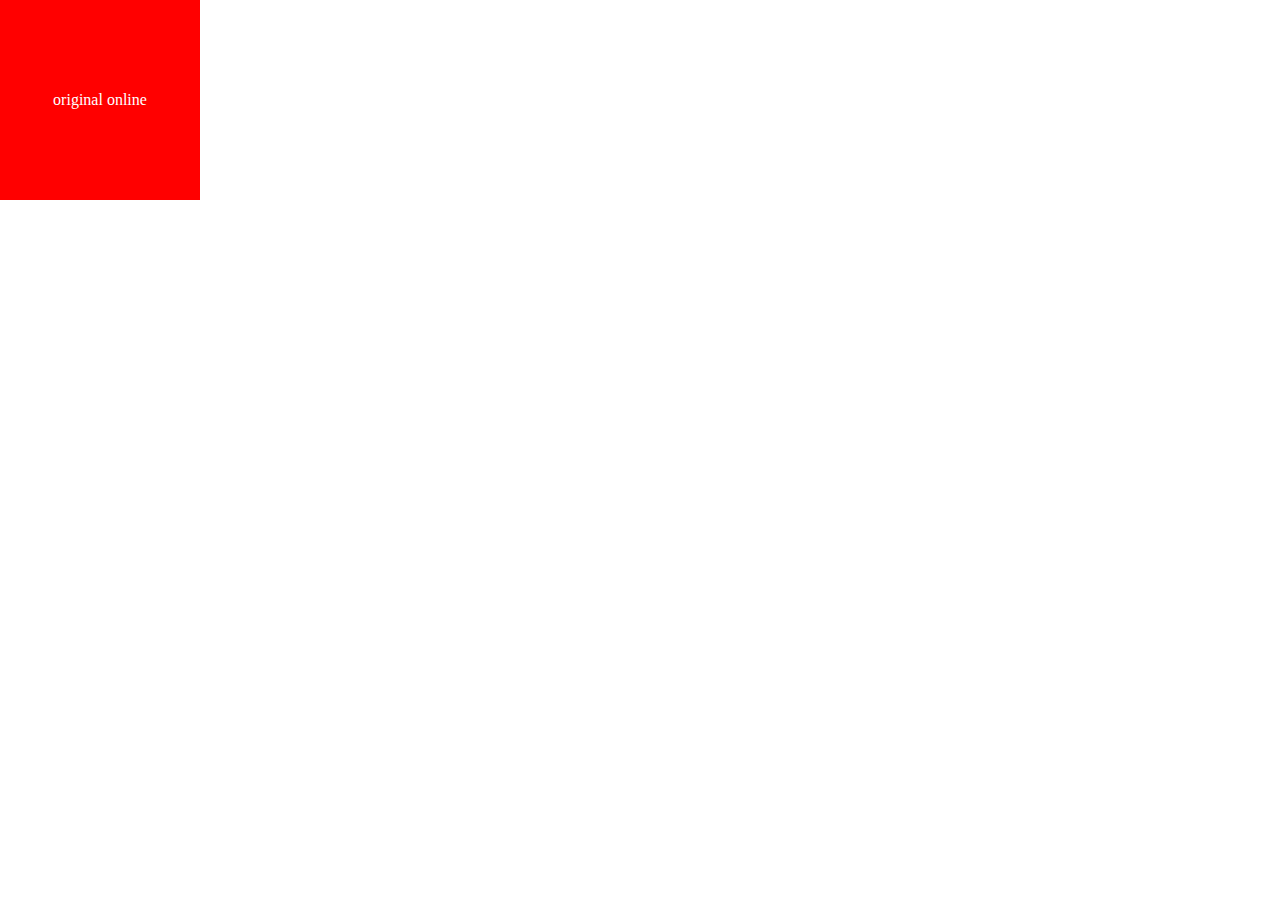
<file: 07-animation/index.html>
<!DOCTYPE HTML>

<html lang="en-uk">
<head>
	<meta http-equiv="content-type" content="charset=UTF-8">
	<title>CSS keyframes animation</title>
	<link rel="stylesheet" href="styles.css">
</head>
	<body>

	<div class="moveme">
		<a href="https://www.w3schools.com/code/tryit.asp?filename=FLDOK7638QFX">original online</a>
	</div>

	</body>
	</html>
</file>
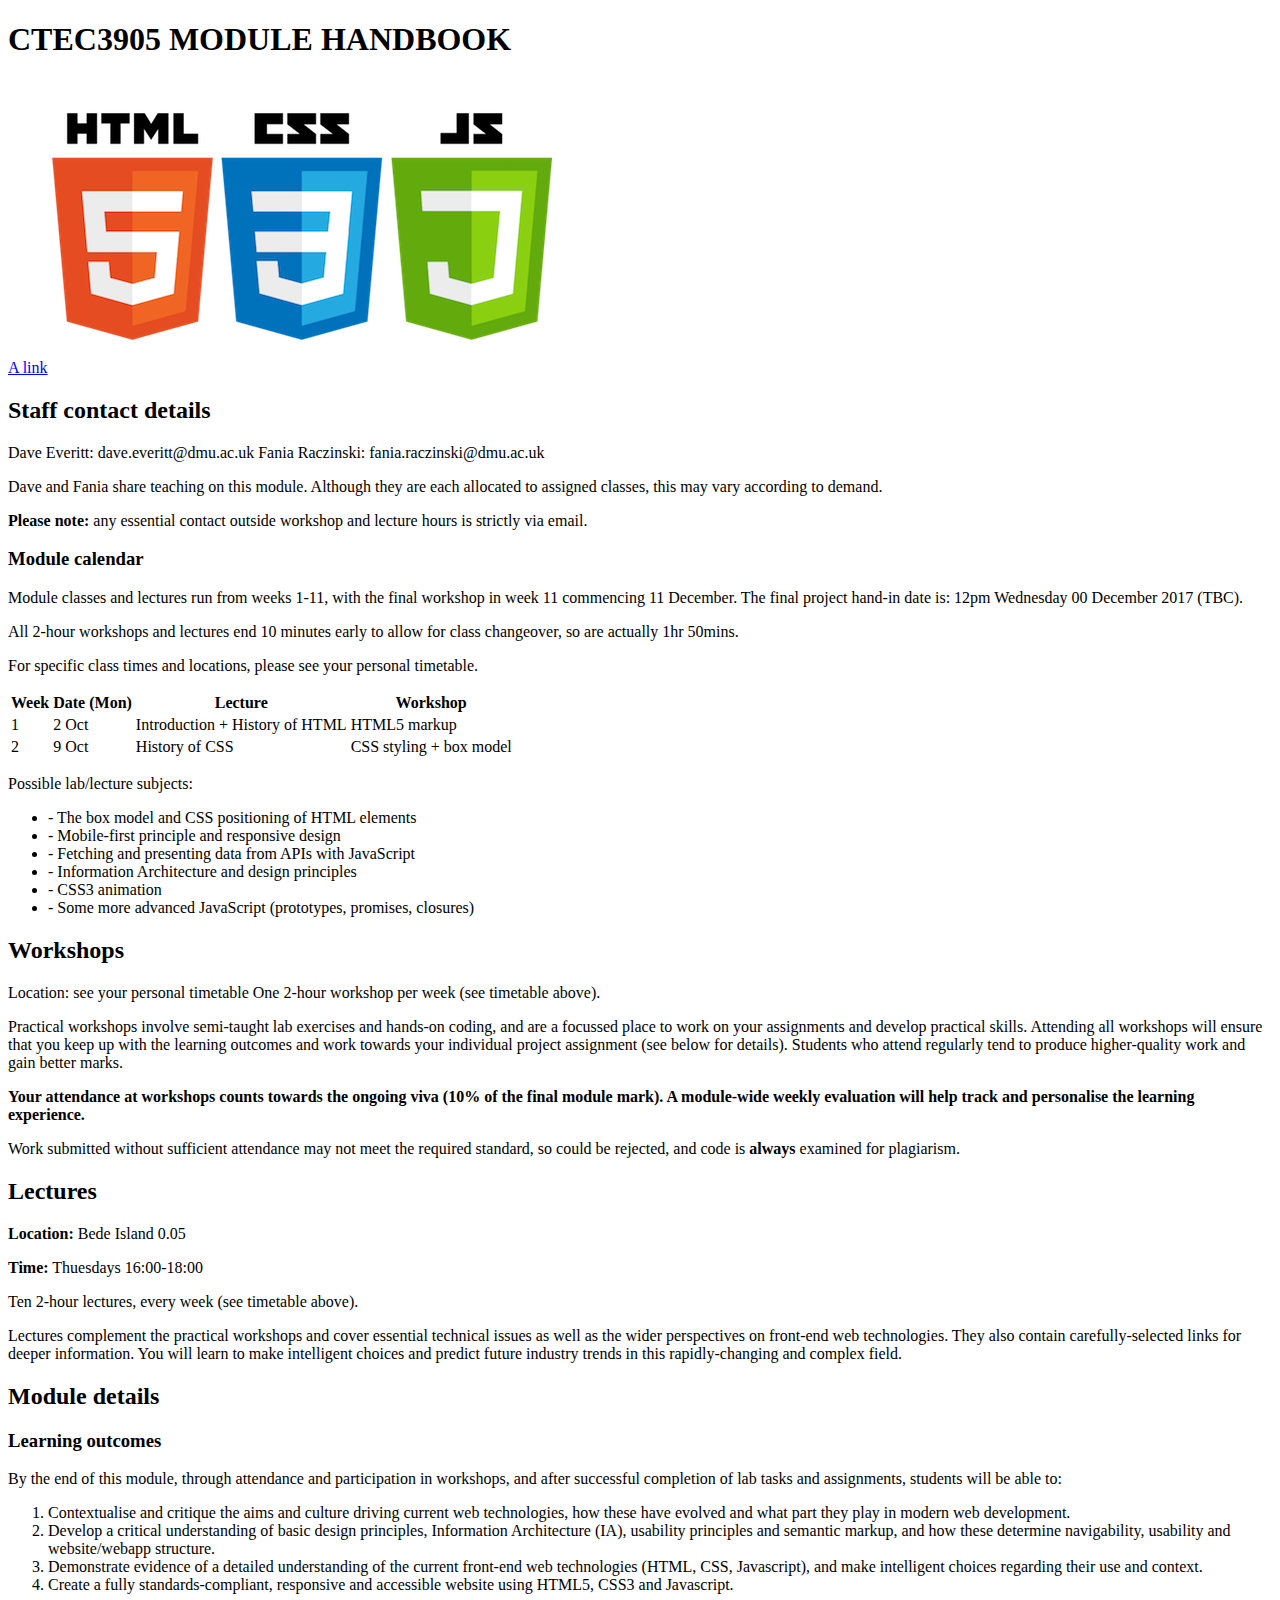
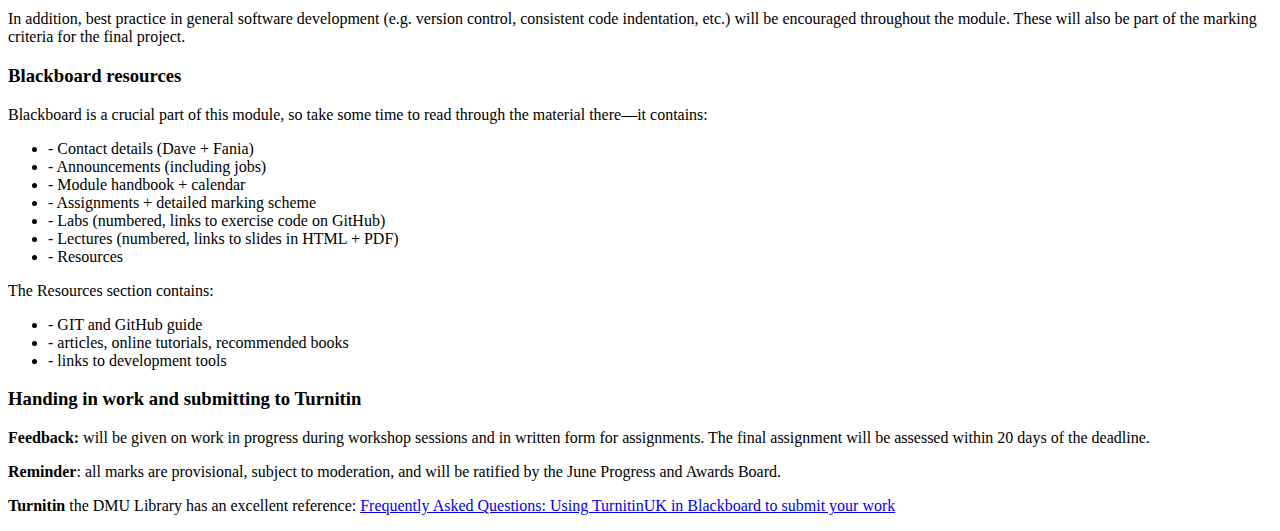
<file: Lab 1/01-lab-master/index.html>
<!doctype html>
<html lang="en">

<head>
    <title>Basic HTML5 skeleton</title>
    <meta charset="UTF-8">
  <!-- stylesheet is linked in the head tag -->
</head>

<body>
    <h1>CTEC3905 MODULE HANDBOOK</h1>
    
    <a href="http://lmgtfy.com/">A link</a>
    <img src="html-css-js.png" alt="Brief description of image here">
    
    
    
    <h2>Staff contact details</h2>
    
    <p>Dave Everitt: dave.everitt@dmu.ac.uk
    Fania Raczinski: fania.raczinski@dmu.ac.uk</p>
    <p>Dave and Fania share teaching on this module. Although they are each allocated to assigned classes, this may vary according to demand.</p>
    <p><strong>Please note:</strong> any essential contact outside workshop and lecture hours is strictly via email.</p>

    
    
    <h3>Module calendar</h3>
    
    <p>Module classes and lectures run from weeks 1-11, with the final workshop in week 11 commencing 11 December. The final project hand-in date is: 12pm Wednesday 00 December 2017 (TBC).</p>
    <p>All 2-hour workshops and lectures end 10 minutes early to allow for class changeover, so are actually 1hr 50mins.</p>
    <p>For specific class times and locations, please see your personal timetable.</p>
    
    
    
    <table>
        <tr>
            <th>Week</th>
            <th>Date (Mon)</th>
            <th>Lecture</th>
            <th>Workshop</th>
        </tr>
        <tr>
            <td>1</td>
            <td>2 Oct</td>
            <td>Introduction + History of HTML</td>
            <td>HTML5 markup</td>
        </tr>
        <tr>
            <td>2</td>
            <td>9 Oct</td>
            <td>History of CSS</td>
            <td>CSS styling + box model</td>
        </tr>
    </table>
    
    
    
    <p>Possible lab/lecture subjects:</p>
    
    <ul>
        <li>- The box model and CSS positioning of HTML elements</li>
        <li>- Mobile-first principle and responsive design</li>
        <li>- Fetching and presenting data from APIs with JavaScript</li>
        <li>- Information Architecture and design principles</li>
        <li>- CSS3 animation</li>
        <li>- Some more advanced JavaScript (prototypes, promises, closures)</li>
    </ul>
    
    
    
    <h2>Workshops</h2>
    
    <p>Location: see your personal timetable  
    One 2-hour workshop per week (see timetable above).

    <p>Practical workshops involve semi-taught lab exercises and hands-on coding, and are a focussed place to work on your assignments and develop practical skills. Attending all workshops will ensure that you keep up with the learning outcomes and work towards your individual project assignment (see below for details). Students who attend regularly tend to produce higher-quality work and gain better marks.</p>

    <p><strong>Your attendance at workshops counts towards the ongoing viva (10% of the final module mark). A module-wide weekly evaluation will help track and personalise the learning experience.</strong></p>

    <p>Work submitted without sufficient attendance may not meet the required standard, so could be rejected, and code is <b>always</b> examined for plagiarism.</p>



    <h2>Lectures</h2>
    
    <p><strong>Location:</strong> Bede Island 0.05</p>
    <p><strong>Time:</strong> Thuesdays 16:00-18:00</p>

    <p>Ten 2-hour lectures, every week (see timetable above).</p>

    <p>Lectures complement the practical workshops and cover essential technical issues as well as the wider perspectives on front-end web technologies. They also contain carefully-selected links for deeper information. You will learn to make intelligent choices and predict future industry trends in this rapidly-changing and complex field.</p>


    
    <h2>Module details</h2>

    <h3>Learning outcomes</h3>

    <p>By the end of this module, through attendance and participation in workshops, and after successful completion of lab tasks and assignments, students will be able to:</p>

    <ol>
        <li>Contextualise and critique the aims and culture driving current web technologies, how these have evolved and what part they play in modern web development.</li>
        <li>Develop a critical understanding of basic design principles, Information Architecture (IA), usability principles and semantic markup, and how these determine navigability, usability and website/webapp structure.</li>
        <li>Demonstrate evidence of a detailed understanding of the current front-end web technologies (HTML, CSS, Javascript), and make intelligent choices regarding their use and context.</li>
        <li>Create a fully standards-compliant, responsive and accessible website using HTML5, CSS3 and Javascript.</li>
    </ol>

    <p>In addition, best practice in general software development (e.g. version control, consistent code indentation, etc.) will be encouraged throughout the module. These will also be part of the marking criteria for the final project.</p>


    <h3>Blackboard resources</h3>

    <p>Blackboard is a crucial part of this module, so take some time to read through the material there—it contains:</p>

    <ul>
        <li>- Contact details (Dave + Fania)</li>
        <li>- Announcements (including jobs)</li>
        <li>- Module handbook + calendar</li>
        <li>- Assignments + detailed marking scheme</li>
        <li>- Labs (numbered, links to exercise code on GitHub)</li>
        <li>- Lectures (numbered, links to slides in HTML + PDF)</li>
        <li>- Resources</li>
    </ul>

    <p>The Resources section contains:</p>

    <ul>
        <li>- GIT and GitHub guide</li>
        <li>- articles, online tutorials, recommended books</li>
        <li>- links to development tools</li>
    </ul>

    
    <h3>Handing in work and submitting to Turnitin</h3>
    
    <p><strong>Feedback:</strong> will be given on work in progress during workshop sessions and in written form for assignments. The final assignment will be assessed within 20 days of the deadline.

    <p><strong>Reminder</strong>: all marks are provisional, subject to moderation, and will be ratified by the June Progress and Awards Board.</p>

    <p><strong>Turnitin</strong> the DMU Library has an excellent reference: <a href="http://www.library.dmu.ac.uk/Support/Justask/index.php?page=175&faqcategory=14">Frequently Asked Questions: Using TurnitinUK in Blackboard to submit your work</a></p>
    
    
    
  <!-- JavaScript is usually linked just before the closing body tag -->
</body>

</html>
</file>
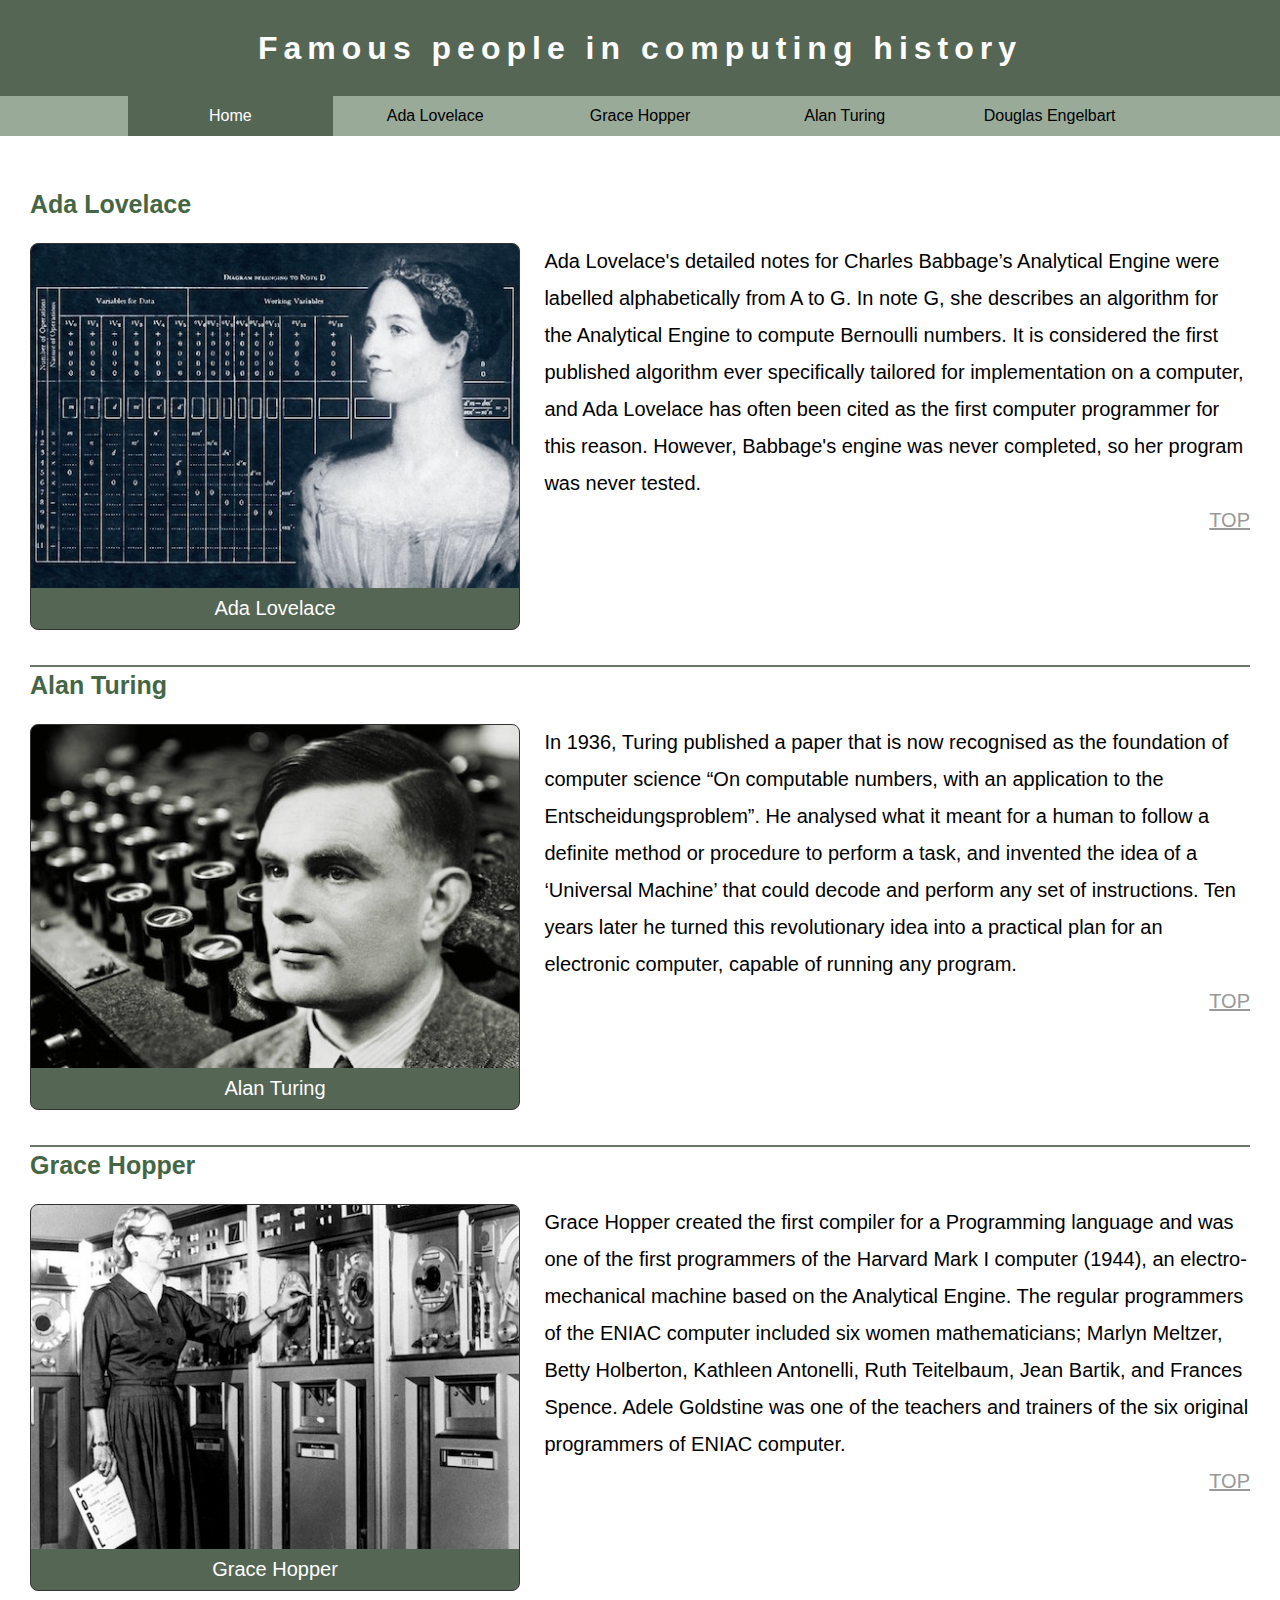
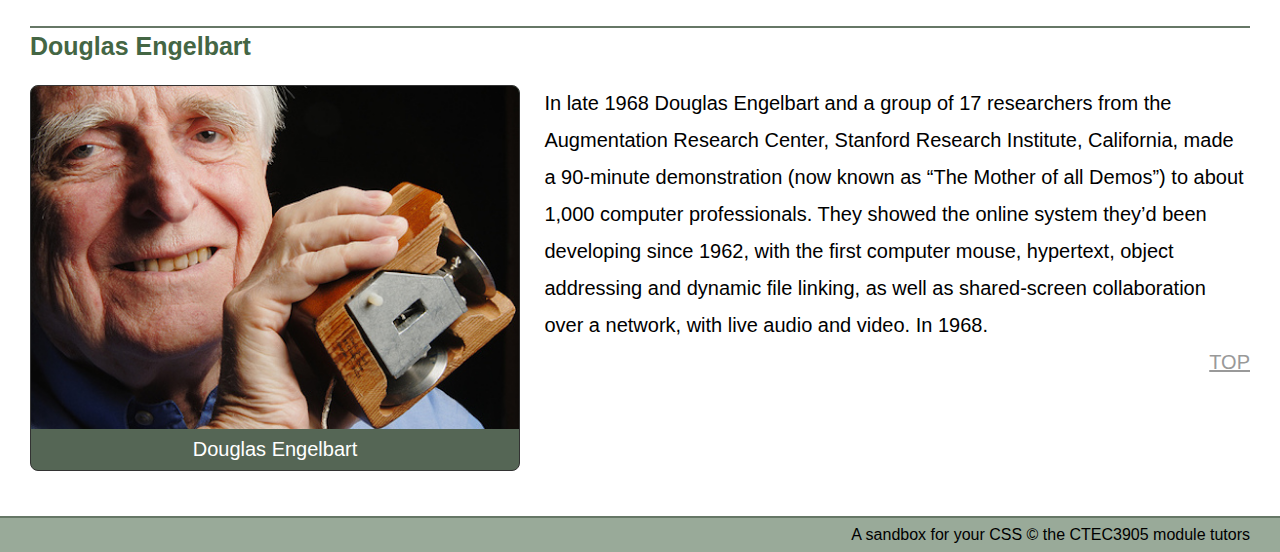
<file: Lab 2/CSS-tutorial-master/index.html>
<!DOCTYPE html>
<html lang="en">

<head>
  <meta charset="UTF-8">
  <title>Historic moments in computing</title>
  <link rel="stylesheet" href="styles/stylesown.css">
</head>

<body>
  <div id="container">

    <header>
      <h1>Famous people in computing history</h1>
    </header>

    <nav>
      <!-- browsers render the space between 'a' tags, so these are on one line -->
      <a href="#" class="here">Home</a><a href="#lovelace">Ada Lovelace</a><a href="#hopper">Grace Hopper</a><a href="#turing">Alan Turing</a><a href="#engelbart">Douglas Engelbart</a>
    </nav>

    <main><!-- main content goes inside this tag -->

      <section id="lovelace">
        <h2>Ada Lovelace</h2>
        <figure>
          <img src="images/ada-lovelace.jpg" width="500" height="352" alt="Ada Lovelace and the Analytical Engine">
           <figcaption>Ada Lovelace</figcaption> 
        </figure>
        <p>
          Ada Lovelace's detailed notes for Charles Babbage’s Analytical Engine were labelled alphabetically from A to G. In note G, she describes an algorithm for the Analytical Engine to compute Bernoulli numbers. It is considered the first published algorithm ever specifically tailored for implementation on a computer, and Ada Lovelace has often been cited as the first computer programmer for this reason. However, Babbage's engine was never completed, so her program was never tested.
        </p>
        <a href="#">TOP</a>
      </section>

      <section id="turing">
        <h2>Alan Turing</h2>
        <figure>
          <img src="images/alan-turing.jpg" width="500" height="352" alt="Alan Turing and the Enigma">
           <figcaption>Alan Turing</figcaption> 
        </figure>
        <p>
          In 1936, Turing published a paper that is now recognised as the foundation of computer science “On computable numbers, with an application to the Entscheidungsproblem”. He analysed what it meant for a human to follow a definite method or procedure to perform a task, and invented the idea of a ‘Universal Machine’ that could decode and perform any set of instructions. Ten years later he turned this revolutionary idea into a practical plan for an electronic computer, capable of running any program.
        </p>
        <a href="#">TOP</a>
      </section>

      <section id="hopper">
        <h2>Grace Hopper</h2>
        <figure>
          <img src="images/grace-hopper.jpg" width="500" height="352" alt="Grace Hopper and UNIVAC">
           <figcaption>Grace Hopper</figcaption> 
        </figure>
        <p>
          Grace Hopper created the first compiler for a Programming language and was one of the first programmers of the Harvard Mark I computer (1944), an electro-mechanical machine based on the Analytical Engine. The regular programmers of the ENIAC computer included six women mathematicians; Marlyn Meltzer, Betty Holberton, Kathleen Antonelli, Ruth Teitelbaum, Jean Bartik, and Frances Spence. Adele Goldstine was one of the teachers and trainers of the six original programmers of ENIAC computer.
        </p>
        <a href="#">TOP</a>
      </section>

      <section id="engelbart">
        <h2>Douglas Engelbart</h2>
        <figure>
          <img src="images/douglas-engelbart.jpg" width="500" height="352" alt="Douglas Engelbart with the forst mouse">
           <figcaption>Douglas Engelbart</figcaption> 
        </figure>
        <p>
          In late 1968 Douglas Engelbart and a group of 17 researchers from the Augmentation Research Center, Stanford Research Institute, California, made a 90-minute demonstration (now known as “The Mother of all Demos”) to about 1,000 computer professionals. They showed the online system they’d been developing since 1962, with the first computer mouse, hypertext, object addressing and dynamic file linking, as well as shared-screen collaboration over a network, with live audio and video. In 1968.
        </p>
        <a href="#">TOP</a>
      </section>

    </main><!-- end of the main tag -->

    <footer>A sandbox for your CSS © the CTEC3905 module tutors</footer>

  </div><!-- end of the container div -->

</body>
</html>
</file>
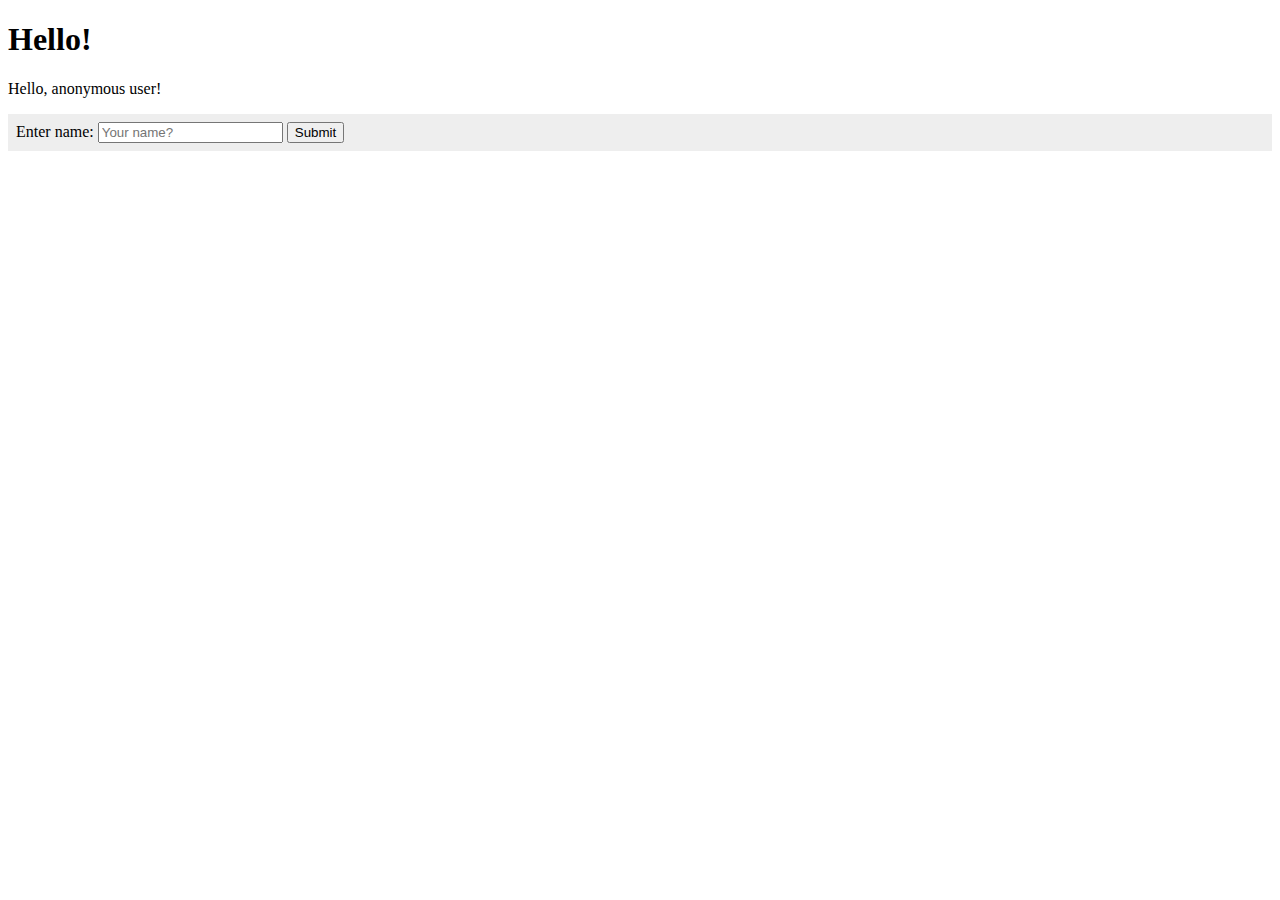
<file: Lab 3/03/index.html>
<!DOCTYPE html>
<html lang="en">
<head>
  <meta charset="UTF-8">
  <title>Javascript: Event Listener</title>
  <style>
    /*
      Some very basic styles just to show the elements.
      Replace these with your own if you want to.
    */
    #get-name { background: #eee; padding: 0.5em; }
  </style>
</head>
<body>
  
  <h1 id="my-headername">Hello!</h1>
  <p>Hello, <span id="my-name">anonymous user</span>!</p>

  <form id="get-name" action="#" method="post">
    <label id="paragraph" for="user-name">Enter name:</label>
    <input type="text" id="user-name" placeholder="Your name?">
    <input type="submit">
  </form>

  <!--
    try loading the script tag inside the head section, then check the 
    browser's JavaScript console (inspect element).

    Can you work out what the problem is?
  -->
  <script src="js/greeting.js"></script>
</body>
</html>
</file>
<file: 07-animation/styles.css>
body {
  animation-name: backgroundChange;
  animation-duration: 10s;
  animation-iteration-count: infinite;
  animation-direction: alternate;
  animation-timing-function: ease-in-out;
}

.moveme {
  position: absolute;
  /* comment out 'top' and 'left' and see what happens */
  top: 0;
  left: 0;
  box-sizing: border-box;
  width: 200px;
  height: 200px;
  padding: 0 1em;
  background-color: red;
  animation-name: movingBox;
  animation-duration: 5s;
  animation-iteration-count: 1; /* infinite */
  animation-direction: alternate;
  animation-timing-function: ease-in-out;
}

/*
  good:
    'transform' uses a RenderLayer so the GPU calculates the position
    works for position (translate), scale, rotation, opacity
  bad:
    'position' triggers 'layout' so the CPU must calculate every frame,
    so *never* use for mobiles or with "animation-iteration: infinite;"
*/
@keyframes movingBox {
  0%   { background-color:rgb(255, 0, 0); left: 0px; top: 0px; }
  25%  { background-color:rgb(255, 165, 0); left: calc(100% - 200px); top: 0px; }
  50%  { background-color:rgb(64, 224, 208); left: calc(100% - 200px); top: calc(100% - 200px); border-radius: 50%; }
  75%  { background-color:rgb(147, 112, 216); left: 0; top: calc(100% - 200px); }
  100% { background-color:rgb(255, 0, 0); left: 0px; top: 0px; }
}

@keyframes backgroundChange {
  /* 0%   { opacity: 1; }
  50%  { opacity: 0; }
  100% { opacity: 1; } */
  0%   { background-color:rgb(225, 225, 225); }
  50%  { background-color:rgb(25, 25, 25); }
  100% { background-color:rgb(255, 255, 255); }
}

a:link,
a:visited {
  display: block;
  color: #fff;
  text-align: center;
  line-height: 200px;
  text-decoration: none;
}
a:hover {
  color: #333;
}
</file>
<file: Lab 2/CSS-tutorial-master/styles/stylesown.css>
body {
  margin: 0;
  background-color: #eee; /* note CSS spelling of 'color' */
  font-family: Arial, Helvetica, Verdana, sans-serif;
}
#container {
  /*
    these rules make the whole page narrower and centre it on screen: 
    if you uncmment them and reload the browser, comment them out again
  */
  /*width: 900px;*/
  /*margin-left: auto;*/
  /*margin-right: auto;*/
}
header {
  background-color: #565;
  color: #fff;
}
header h1 {
  font-size: 2em;
  letter-spacing: 6px;
  margin: 0;
  line-height: 3em;
  text-align: center; /* note CSS spelling of ‘center’ */
}

nav {
  /* you can use percentages for widths */
  /*width: 150px;*/
  font-size: 1em;
  line-height: 2.5em;
  text-align: center;
  background-color: #9a9;
  /*border-bottom: 2px solid #565;*/
}
nav a:link,
nav a:visited {
  /*
    20% with 5 items will fill the width - use box-sizing
    (see bottom of this file) if necessary
  */
  width: 16%;
  display: inline-block;
  background-color: #9a9;
  text-decoration: none;
  color: #000;
  /*border-bottom: 4px solid #565;*/
  transition: all 0.5s;
}
nav a:hover,
nav a.here  {
  background-color: #676;
  color: #fff;
  /*border-bottom: 4px solid #9aa;*/
}
nav a.here {
  background-color: #565;
}

main {
  /* you can use percentages for widths */
  /*width: 490px;*/
  clear: both;
  padding: 1em 30px 2em; /* top, right-left, bottom */
  background-color: #fff;
  font-size: 1.25em;
  line-height: 1.85em;
  overflow: auto;
}

section {
  clear: both;
  margin-top: 1.5em;
  overflow: auto;
}
section h2 {
  font-size: 1.25em;
  margin: 0;
  border-top: 2px solid #676;
  color: #464;
}
section:first-child h2 {
  border-top: none;
}
/* SEE http://www.w3schools.com/cssref/sel_firstchild.asp */

section p {
  margin: 1em 0 0; /* top, right and left, bottom */
}
section a[href="#"] {
  display: block;
  color: #999;
  text-align: right;
}
/* SEE http://www.w3schools.com/css/css_attribute_selectors.asp */

section a:hover {
  color: red;
  
}

figure {
  width: 40%;
  float: left;
  border: 1px solid #333;
  background: #565;
  color: #fff;
  padding: 0;
  margin: 1em 2% 0.25em 0; /* top, right, bottom, left */
  border-radius: 8px;
  overflow: hidden;
}
figure img {
  display: block;
  width: 100%;
  height: auto;
}
figure figcaption {
  text-align: center;
  padding: 2px 6px;
}

footer {
  clear: both;
  border-top: 2px solid #676;
  padding: 0.5em 30px; /* top-bottom, right-left */
  background-color: #9a9;
  text-align: right;
}
/*#container,
header,
main,
nav,
section,
figure,
footer {
  box-sizing: border-box;
}*/
</file>
